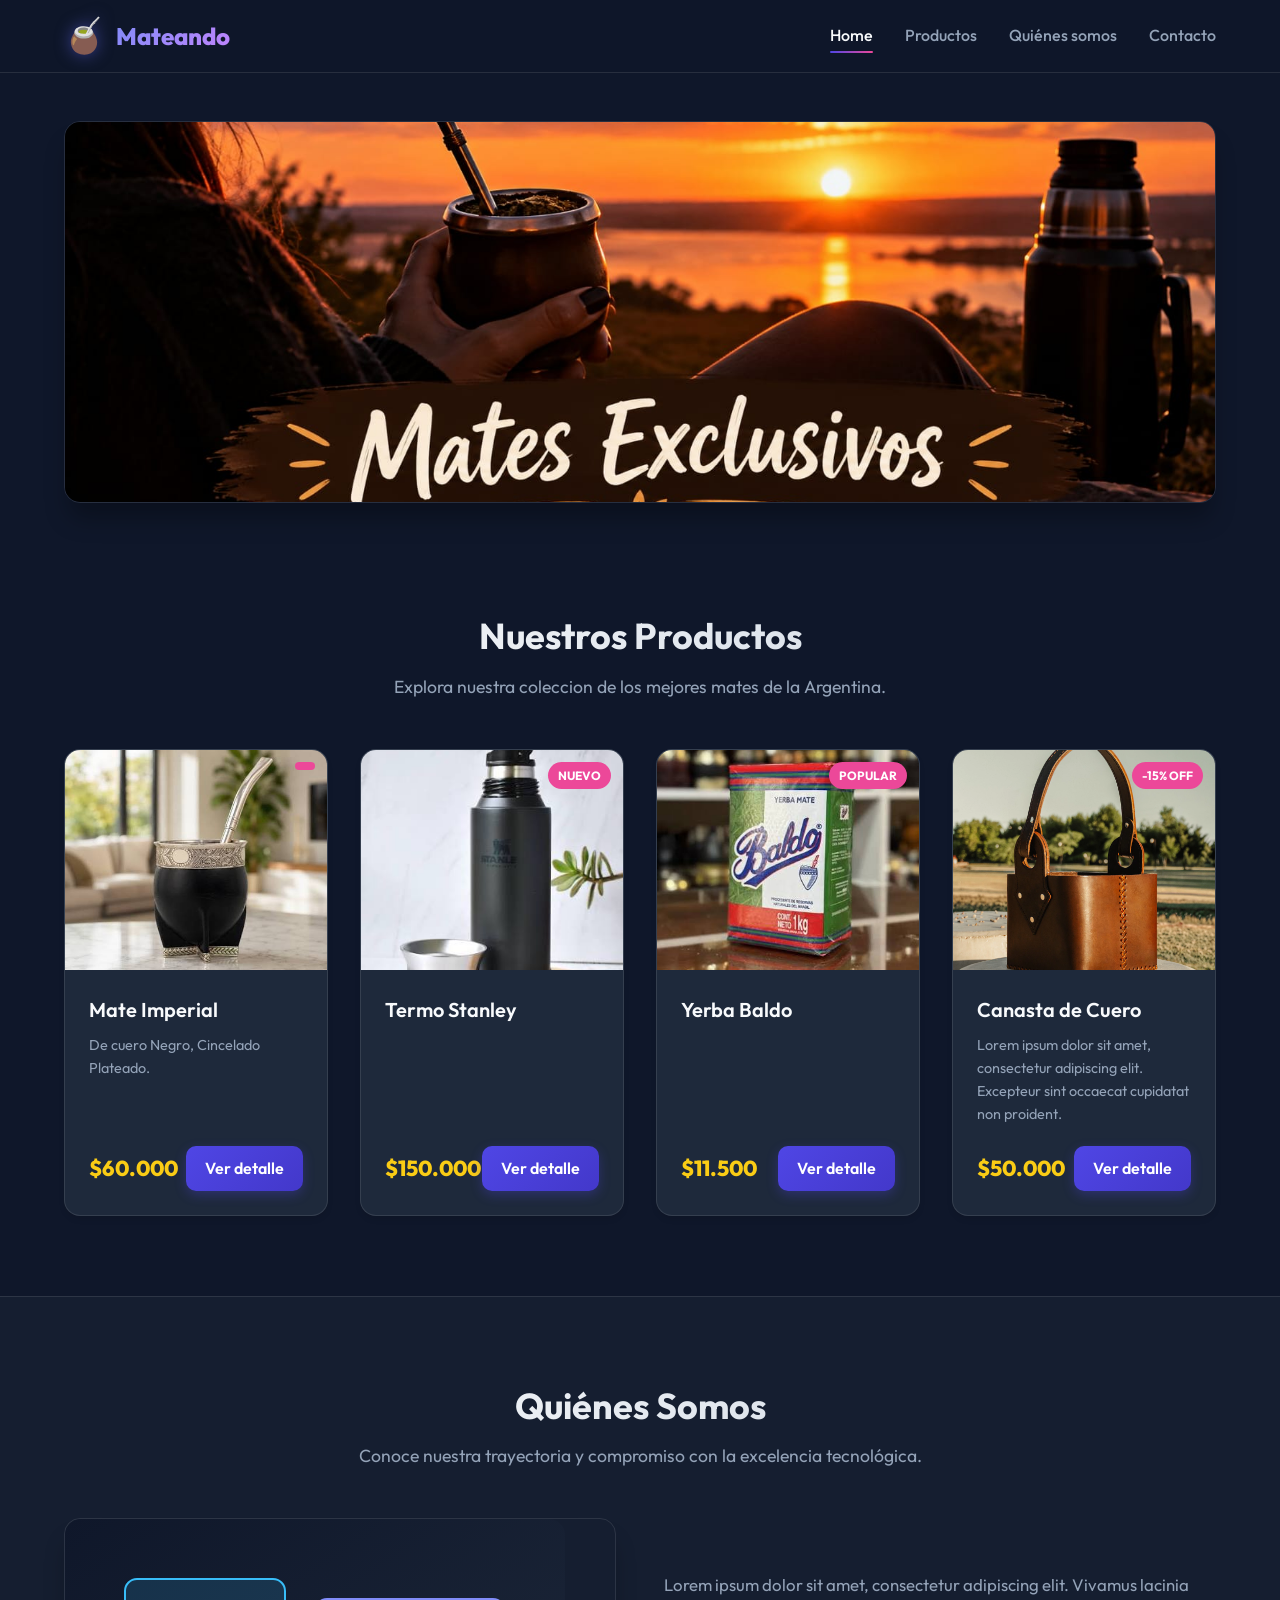
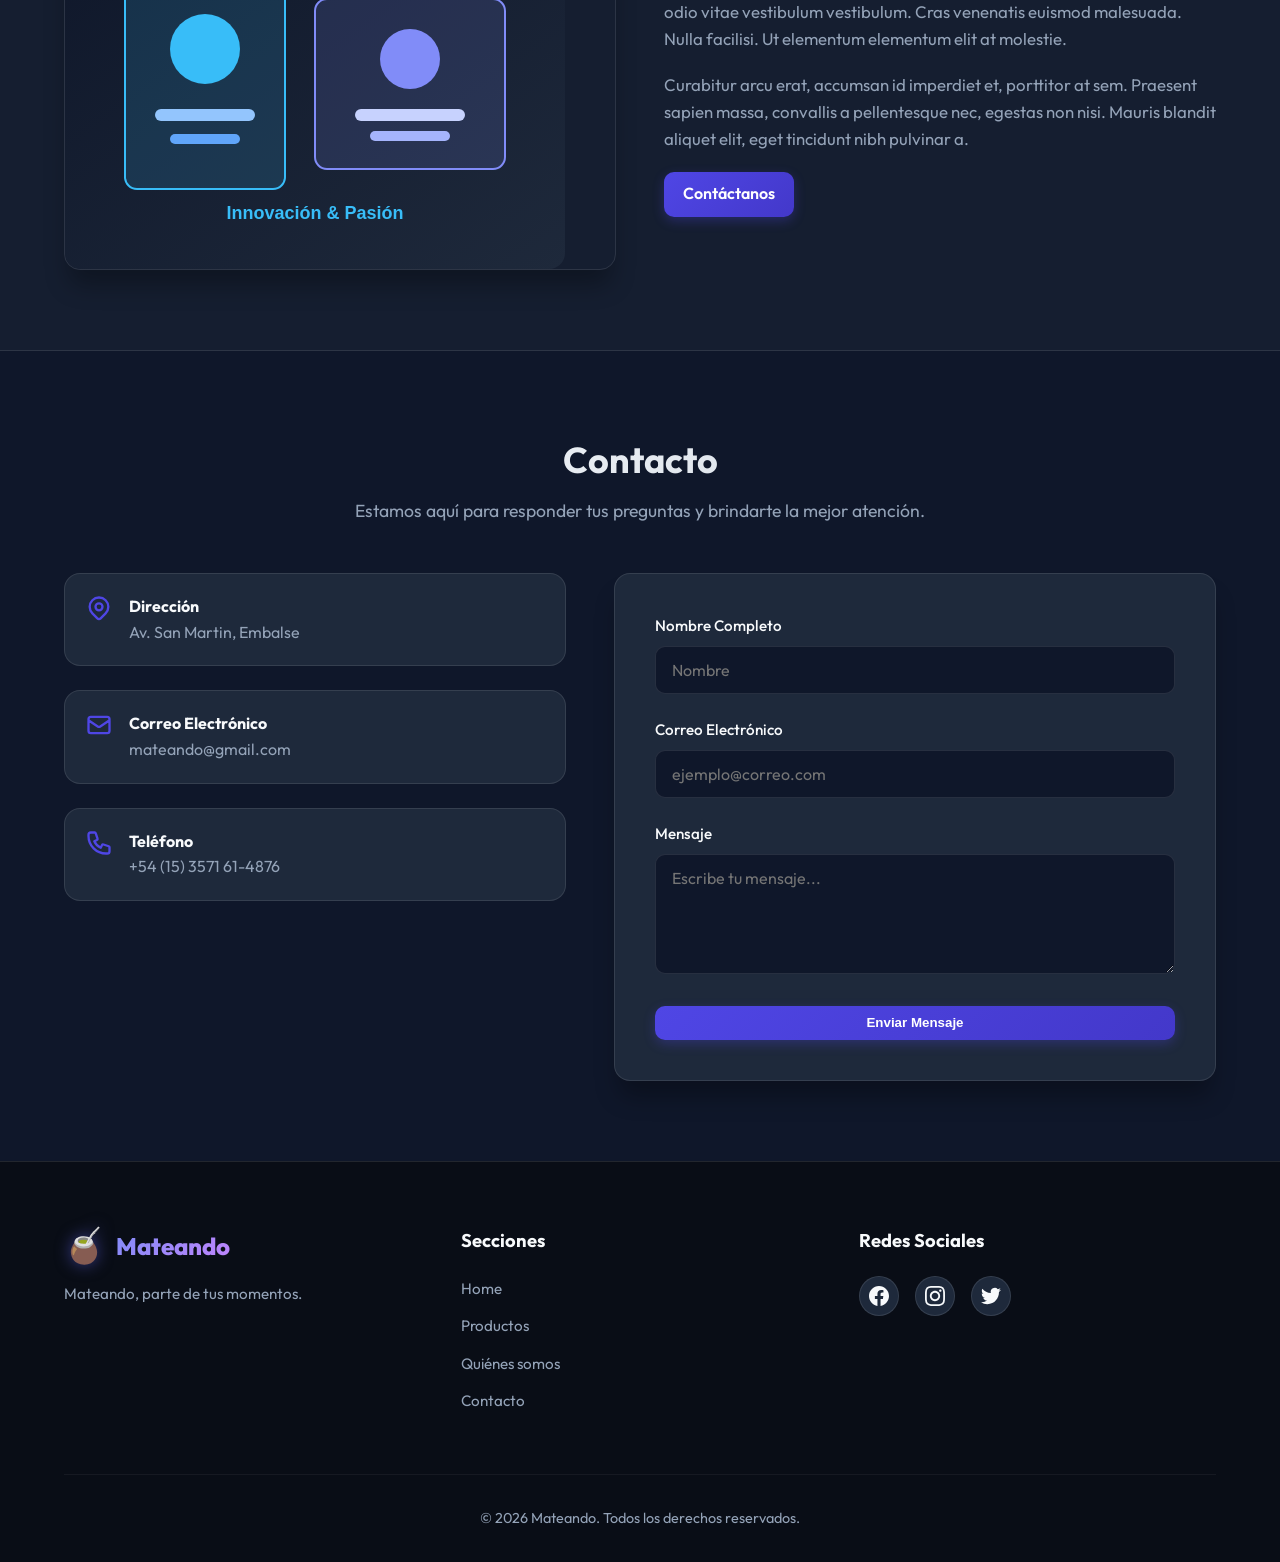
<file: index.html>
<!DOCTYPE html>
<html lang="es">
<head>
  <meta charset="UTF-8">
  <meta name="viewport" content="width=device-width, initial-scale=1.0">
  <meta name="description" content="Landing page moderna con catálogo de productos exclusivos, ofertas especiales y diseño adaptativo.">
  <title>Mateando | Landing Page & Catálogo</title>
  <link rel="stylesheet" href="styles2.css">
  <link rel="preconnect" href="https://fonts.googleapis.com">
  <link rel="preconnect" href="https://fonts.gstatic.com" crossorigin>
  <link href="https://fonts.googleapis.com/css2?family=Original+Surfer&display=swap" rel="stylesheet">
</head>
<body>

  <!-- BARRA DE NAVEGACIÓN -->
  <header class="header">
    <div class="container navbar">
      <a href="#home" class="logo-container">
        <img src="imagenes/logo.svg" alt="Mateando Logo" class="logo-icon">
        <span class="logo-text">Mateando</span>
      </a>
      <nav>
        <ul class="nav-links">
          <li><a href="#home" class="active">Home</a></li>
          <li><a href="#productos">Productos</a></li>
          <li><a href="#quienes-somos">Quiénes somos</a></li>
          <li><a href="#contacto">Contacto</a></li>
        </ul>
      </nav>
    </div>
  </header>

  <!-- BANNER DE OFERTA -->
  <section id="home" class="banner-section">
    <div class="container">
      <div class="banner-card">
        <img src="imagenes/banner.png" alt="Banner de Oferta Especial" class="banner-img">
      </div>
    </div>
  </section>

  <!-- SECCIÓN DE PRODUCTOS (FLEXBOX) -->
  <section id="productos" class="productos-section">
    <div class="container">
      <h2 class="section-title">Nuestros Productos</h2>
      <p class="section-subtitle">Explora nuestra coleccion de los mejores mates de la Argentina.</p>

      <div class="productos-flex-container">
        
        <!-- Tarjeta de Producto 1 -->
        <article class="producto-card">
          <a href="producto1.html" class="producto-img-wrapper" title="Ver detalle de Imperial Premium">
            <span class="badge-offer"></span>
            <img src="imagenes/Imperial.png" alt="Imperial Premium">
          </a>
          <div class="producto-info">
            <h3 class="producto-titulo">Mate Imperial</h3>
            <p class="producto-descripcion">De cuero Negro, Cincelado Plateado.</p>
            <div class="producto-footer">
              <span class="producto-precio">$60.000</span>
              <a href="producto1.html" class="btn-primary">Ver detalle</a>
            </div>
          </div>
        </article>

        <!-- Tarjeta de Producto 2 -->
        <article class="producto-card">
          <a href="producto2.html" class="producto-img-wrapper" title="Ver detalle de Termo Stanley">
            <span class="badge-offer">Nuevo</span>
            <img src="imagenes/Termo.jpg" alt="Termo Stanley">
          </a>
          <div class="producto-info">
            <h3 class="producto-titulo">Termo Stanley</h3>
            <p class="producto-descripcion"></p>
            <div class="producto-footer">
              <span class="producto-precio">$150.000</span>
              <a href="producto2.html" class="btn-primary">Ver detalle</a>
            </div>
          </div>
        </article>

        <!-- Tarjeta de Producto 3 -->
        <article class="producto-card">
          <a href="producto3.html" class="producto-img-wrapper" title="Ver detalle de Yerba Baldo">
            <span class="badge-offer">Popular</span>
            <img src="imagenes/Yerba.png" alt="Yerba Baldo">
          </a>
          <div class="producto-info">
            <h3 class="producto-titulo">Yerba Baldo</h3>
            
            <div class="producto-footer">
              <span class="producto-precio">$11.500</span>
              <a href="producto3.html" class="btn-primary">Ver detalle</a>
            </div>
          </div>
        </article>

        <!-- Tarjeta de Producto 4 -->
        <article class="producto-card">
          <a href="producto4.html" class="producto-img-wrapper" title="Ver detalle de Canasta de Cuero">
            <span class="badge-offer">-15% OFF</span>
            <img src="imagenes/matera.png" alt="Canasta de Cuero">
          </a>
          <div class="producto-info">
            <h3 class="producto-titulo">Canasta de Cuero</h3>
            <p class="producto-descripcion">Lorem ipsum dolor sit amet, consectetur adipiscing elit. Excepteur sint occaecat cupidatat non proident.</p>
            <div class="producto-footer">
              <span class="producto-precio">$50.000</span>
              <a href="producto4.html" class="btn-primary">Ver detalle</a>
            </div>
          </div>
        </article>

      </div>
    </div>
  </section>

  <!-- SECCIÓN QUIÉNES SOMOS -->
  <section id="quienes-somos" class="about-section">
    <div class="container">
      <h2 class="section-title">Quiénes Somos</h2>
      <p class="section-subtitle">Conoce nuestra trayectoria y compromiso con la excelencia tecnológica.</p>

      <div class="about-flex-container">
        <div class="about-img-box">
          <img src="imagenes/about.svg" alt="Imagen Quiénes Somos">
        </div>
        <div class="about-content">
          <p>Lorem ipsum dolor sit amet, consectetur adipiscing elit. Vivamus lacinia odio vitae vestibulum vestibulum. Cras venenatis euismod malesuada. Nulla facilisi. Ut elementum elementum elit at molestie.</p>
          <p>Curabitur arcu erat, accumsan id imperdiet et, porttitor at sem. Praesent sapien massa, convallis a pellentesque nec, egestas non nisi. Mauris blandit aliquet elit, eget tincidunt nibh pulvinar a.</p>
          <a href="#contacto" class="btn-primary">Contáctanos</a>
        </div>
      </div>
    </div>
  </section>

  <!-- SECCIÓN CONTACTO -->
  <section id="contacto" class="contacto-section">
    <div class="container">
      <h2 class="section-title">Contacto</h2>
      <p class="section-subtitle">Estamos aquí para responder tus preguntas y brindarte la mejor atención.</p>

      <div class="contacto-flex-container">
        
        <div class="contacto-info">
          <div class="contacto-info-item">
            <svg class="contacto-icon" xmlns="http://www.w3.org/2000/svg" fill="none" viewBox="0 0 24 24" stroke="currentColor">
              <path stroke-linecap="round" stroke-linejoin="round" stroke-width="2" d="M17.657 16.657L13.414 20.9a1.998 1.998 0 01-2.827 0l-4.244-4.243a8 8 0 1111.314 0z" />
              <path stroke-linecap="round" stroke-linejoin="round" stroke-width="2" d="M15 11a3 3 0 11-6 0 3 3 0 016 0z" />
            </svg>
            <div>
              <h4>Dirección</h4>
              <p style="color: var(--text-muted);">Av. San Martin, Embalse</p>
            </div>
          </div>

          <div class="contacto-info-item">
            <svg class="contacto-icon" xmlns="http://www.w3.org/2000/svg" fill="none" viewBox="0 0 24 24" stroke="currentColor">
              <path stroke-linecap="round" stroke-linejoin="round" stroke-width="2" d="M3 8l7.89 5.26a2 2 0 002.22 0L21 8M5 19h14a2 2 0 002-2V7a2 2 0 00-2-2H5a2 2 0 00-2 2v10a2 2 0 002 2z" />
            </svg>
            <div>
              <h4>Correo Electrónico</h4>
              <p style="color: var(--text-muted);">mateando@gmail.com</p>
            </div>
          </div>

          <div class="contacto-info-item">
            <svg class="contacto-icon" xmlns="http://www.w3.org/2000/svg" fill="none" viewBox="0 0 24 24" stroke="currentColor">
              <path stroke-linecap="round" stroke-linejoin="round" stroke-width="2" d="M3 5a2 2 0 012-2h3.28a1 1 0 01.948.684l1.498 4.493a1 1 0 01-.502 1.21l-2.257 1.13a11.042 11.042 0 005.516 5.516l1.13-2.257a1 1 0 011.21-.502l4.493 1.498a1 1 0 01.684.949V19a2 2 0 01-2 2h-1C9.716 21 3 14.284 3 6V5z" />
            </svg>
            <div>
              <h4>Teléfono</h4>
              <p style="color: var(--text-muted);">+54 (15) 3571 61-4876</p>
            </div>
          </div>
        </div>

        <div class="contacto-form-box">
          <form onsubmit="event.preventDefault(); alert('¡Mensaje enviado con éxito!');">
            <div class="form-group">
              <label for="nombre">Nombre Completo</label>
              <input type="text" id="nombre" class="form-control" placeholder="Nombre" required>
            </div>
            <div class="form-group">
              <label for="email">Correo Electrónico</label>
              <input type="email" id="email" class="form-control" placeholder="ejemplo@correo.com" required>
            </div>
            <div class="form-group">
              <label for="mensaje">Mensaje</label>
              <textarea id="mensaje" class="form-control" placeholder="Escribe tu mensaje..." required></textarea>
            </div>
            <button type="submit" class="btn-primary" style="width: 100%;">Enviar Mensaje</button>
          </form>
        </div>

      </div>
    </div>
  </section>

  <!-- FOOTER (PIE DE PÁGINA) -->
  <footer class="footer">
    <div class="container">
      <div class="footer-flex-container">
        
        <!-- Columna Marca -->
        <div class="footer-col">
          <div class="logo-container" style="margin-bottom: 1rem;">
            <img src="imagenes/logo.svg" alt="Mateando Logo" class="logo-icon">
            <span class="logo-text">Mateando</span>
          </div>
          <p style="color: var(--text-muted); font-size: 0.95rem;">Mateando, parte de tus momentos.</p>
        </div>

        <!-- Columna Enlaces de Secciones -->
        <div class="footer-col">
          <h4>Secciones</h4>
          <ul class="footer-links">
            <li><a href="#home">Home</a></li>
            <li><a href="#productos">Productos</a></li>
            <li><a href="#quienes-somos">Quiénes somos</a></li>
            <li><a href="#contacto">Contacto</a></li>
          </ul>
        </div>

        <!-- Columna Redes Sociales -->
        <div class="footer-col">
          <h4>Redes Sociales</h4>
          <div class="social-links">
            <a href="https://facebook.com" target="_blank" class="social-btn" aria-label="Facebook">
              <svg width="20" height="20" fill="currentColor" viewBox="0 0 24 24"><path d="M24 12.073c0-6.627-5.373-12-12-12s-12 5.373-12 12c0 5.99 4.388 10.954 10.125 11.854v-8.385H7.078v-3.47h3.047V9.43c0-3.007 1.792-4.669 4.533-4.669 1.312 0 2.686.235 2.686.235v2.953H15.83c-1.491 0-1.956.925-1.956 1.874v2.25h3.328l-.532 3.47h-2.796v8.385C19.612 23.027 24 18.062 24 12.073z"/></svg>
            </a>
            <a href="https://instagram.com" target="_blank" class="social-btn" aria-label="Instagram">
              <svg width="20" height="20" fill="currentColor" viewBox="0 0 24 24"><path d="M12 2.163c3.204 0 3.584.012 4.85.07 3.252.148 4.771 1.691 4.919 4.919.058 1.265.069 1.645.069 4.849 0 3.205-.012 3.584-.069 4.849-.149 3.225-1.664 4.771-4.919 4.919-1.266.058-1.644.07-4.85.07-3.204 0-3.584-.012-4.849-.07-3.26-.149-4.771-1.699-4.919-4.92-.058-1.265-.07-1.644-.07-4.849 0-3.204.013-3.583.07-4.849.149-3.227 1.664-4.771 4.919-4.919 1.266-.057 1.645-.069 4.849-.069zm0-2.163c-3.259 0-3.667.014-4.947.072-4.358.2-6.78 2.618-6.98 6.98-.059 1.281-.073 1.689-.073 4.948 0 3.259.014 3.668.072 4.948.2 4.358 2.618 6.78 6.98 6.98 1.281.058 1.689.072 4.948.072 3.259 0 3.668-.014 4.948-.072 4.354-.2 6.782-2.618 6.979-6.98.059-1.28.073-1.689.073-4.948 0-3.259-.014-3.667-.072-4.947-.196-4.354-2.617-6.78-6.979-6.98-1.281-.059-1.69-.073-4.949-.073zm0 5.838c-3.403 0-6.162 2.759-6.162 6.162s2.759 6.163 6.162 6.163 6.162-2.759 6.162-6.163c0-3.403-2.759-6.162-6.162-6.162zm0 10.162c-2.209 0-4-1.79-4-4 0-2.209 1.791-4 4-4s4 1.791 4 4c0 2.21-1.791 4-4 4zm6.406-11.845c-.796 0-1.441.645-1.441 1.44s.645 1.44 1.441 1.44c.795 0 1.439-.645 1.439-1.44s-.644-1.44-1.439-1.44z"/></svg>
            </a>
            <a href="https://twitter.com" target="_blank" class="social-btn" aria-label="Twitter">
              <svg width="20" height="20" fill="currentColor" viewBox="0 0 24 24"><path d="M23.953 4.57a10 10 0 01-2.825.775 4.958 4.958 0 002.163-2.723c-.951.555-2.005.959-3.127 1.184a4.92 4.92 0 00-8.384 4.482C7.69 8.095 4.067 6.13 1.64 3.162a4.822 4.822 0 00-.666 2.475c0 1.71.87 3.213 2.188 4.096a4.904 4.904 0 01-2.228-.616v.06a4.923 4.923 0 003.946 4.827 4.996 4.996 0 01-2.212.085 4.936 4.936 0 004.604 3.417 9.867 9.867 0 01-6.102 2.105c-.39 0-.779-.023-1.17-.067a13.995 13.995 0 007.557 2.209c9.053 0 13.998-7.496 13.998-13.985 0-.21 0-.42-.015-.63A9.936 9.936 0 0024 4.59z"/></svg>
            </a>
          </div>
        </div>

      </div>

      <div class="footer-bottom">
        <p>&copy; 2026 Mateando. Todos los derechos reservados.</p>
      </div>
    </div>
  </footer>

</body>

</html>
</file>
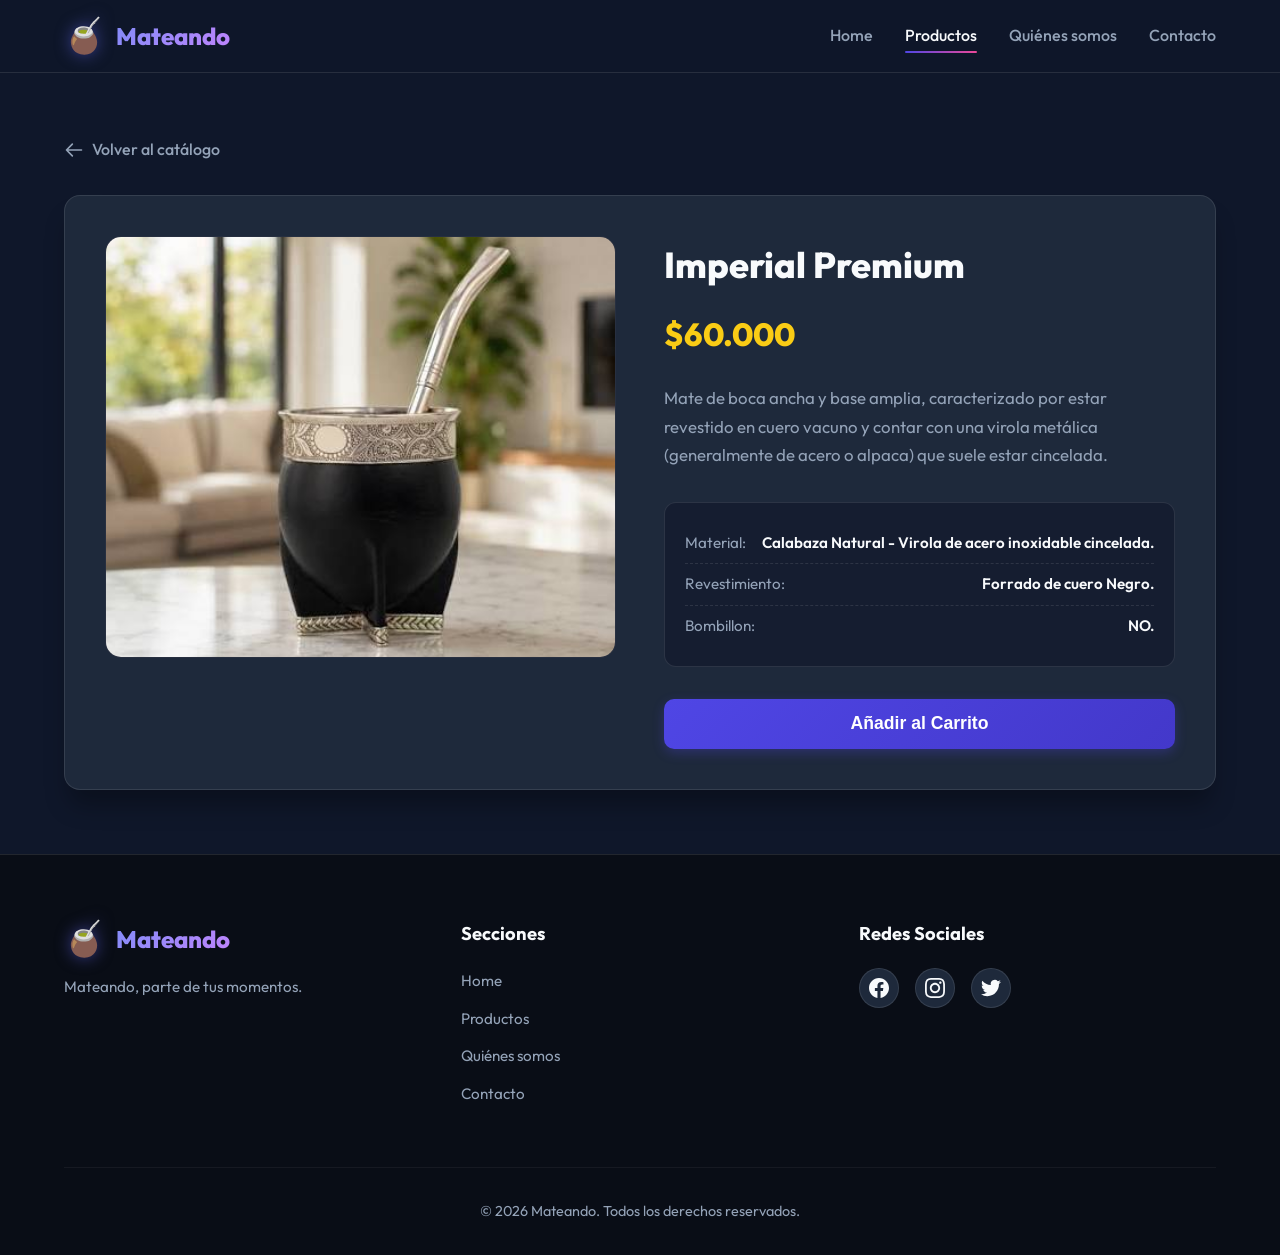
<file: producto1.html>
<!DOCTYPE html>
<html lang="es">
<head>
  <meta charset="UTF-8">
  <meta name="viewport" content="width=device-width, initial-scale=1.0">
  <meta name="description" content="Detalle de producto - Imperial Premium">
  <title>Imperial Premium | Mateando</title>
  <link rel="stylesheet" href="styles2.css">
</head>
<body>

  <!-- BARRA DE NAVEGACIÓN -->
  <header class="header">
    <div class="container navbar">
      <a href="index.html" class="logo-container">
        <img src="imagenes/logo.svg" alt="Mateando Logo" class="logo-icon">
        <span class="logo-text">Mateando</span>
      </a>
      <nav>
        <ul class="nav-links">
          <li><a href="index.html#home">Home</a></li>
          <li><a href="index.html#productos" class="active">Productos</a></li>
          <li><a href="index.html#quienes-somos">Quiénes somos</a></li>
          <li><a href="index.html#contacto">Contacto</a></li>
        </ul>
      </nav>
    </div>
  </header>

  <!-- SECCIÓN DE DETALLE DE PRODUCTO -->
  <main class="detalle-section">
    <div class="container">
      
      <a href="index.html#productos" class="back-btn">
        <svg width="20" height="20" fill="none" stroke="currentColor" viewBox="0 0 24 24">
          <path stroke-linecap="round" stroke-linejoin="round" stroke-width="2" d="M10 19l-7-7m0 0l7-7m-7 7h18" />
        </svg>
        Volver al catálogo
      </a>

      <div class="detalle-flex-container">
        
        <!-- Imagen ampliada del producto -->
        <div class="detalle-img-box">
          <img src="imagenes/Imperial.png" alt="Imperial Premium">
        </div>

        <!-- Información y descripción extendida -->
        <div class="detalle-info-box">
          <h1 class="detalle-titulo">Imperial Premium</h1>
          <div class="detalle-precio">$60.000 </div>
          
          <div class="detalle-descripcion">
            <p style="margin-bottom: 1rem;">
              Mate de boca ancha y base amplia, caracterizado por estar revestido en cuero vacuno y contar con una virola metálica (generalmente de acero o alpaca) que suele estar cincelada.
            </p>
          </div>

          <ul class="specs-list">
            <li><span class="specs-label">Material:</span> <span class="specs-val">Calabaza Natural - Virola de acero inoxidable cincelada. </span></li>
            <li><span class="specs-label">Revestimiento:</span> <span class="specs-val">Forrado de cuero Negro.</span></li>
            <li><span class="specs-label">Bombillon:</span> <span class="specs-val">NO.</span></li>
          </ul>

          <button class="btn-primary" style="font-size: 1.1rem; padding: 0.9rem 2rem; width: 100%;" onclick="alert('¡Producto agregado al carrito de compras!');">
            Añadir al Carrito
          </button>
        </div>

      </div>

    </div>
  </main>

  <!-- FOOTER -->
  <footer class="footer">
    <div class="container">
      <div class="footer-flex-container">
        
        <div class="footer-col">
          <div class="logo-container" style="margin-bottom: 1rem;">
            <img src="imagenes/logo.svg" alt="Mateando Logo" class="logo-icon">
            <span class="logo-text">Mateando</span>
          </div>
          <p style="color: var(--text-muted); font-size: 0.95rem;">Mateando, parte de tus momentos.</p>
        </div>

        <div class="footer-col">
          <h4>Secciones</h4>
          <ul class="footer-links">
            <li><a href="index.html#home">Home</a></li>
            <li><a href="index.html#productos">Productos</a></li>
            <li><a href="index.html#quienes-somos">Quiénes somos</a></li>
            <li><a href="index.html#contacto">Contacto</a></li>
          </ul>
        </div>

        <div class="footer-col">
          <h4>Redes Sociales</h4>
          <div class="social-links">
            <a href="https://facebook.com" target="_blank" class="social-btn" aria-label="Facebook">
              <svg width="20" height="20" fill="currentColor" viewBox="0 0 24 24"><path d="M24 12.073c0-6.627-5.373-12-12-12s-12 5.373-12 12c0 5.99 4.388 10.954 10.125 11.854v-8.385H7.078v-3.47h3.047V9.43c0-3.007 1.792-4.669 4.533-4.669 1.312 0 2.686.235 2.686.235v2.953H15.83c-1.491 0-1.956.925-1.956 1.874v2.25h3.328l-.532 3.47h-2.796v8.385C19.612 23.027 24 18.062 24 12.073z"/></svg>
            </a>
            <a href="https://instagram.com" target="_blank" class="social-btn" aria-label="Instagram">
              <svg width="20" height="20" fill="currentColor" viewBox="0 0 24 24"><path d="M12 2.163c3.204 0 3.584.012 4.85.07 3.252.148 4.771 1.691 4.919 4.919.058 1.265.069 1.645.069 4.849 0 3.205-.012 3.584-.069 4.849-.149 3.225-1.664 4.771-4.919 4.919-1.266.058-1.644.07-4.85.07-3.204 0-3.584-.012-4.849-.07-3.26-.149-4.771-1.699-4.919-4.92-.058-1.265-.07-1.644-.07-4.849 0-3.204.013-3.583.07-4.849.149-3.227 1.664-4.771 4.919-4.919 1.266-.057 1.645-.069 4.849-.069zm0-2.163c-3.259 0-3.667.014-4.947.072-4.358.2-6.78 2.618-6.98 6.98-.059 1.281-.073 1.689-.073 4.948 0 3.259.014 3.668.072 4.948.2 4.358 2.618 6.78 6.98 6.98 1.281.058 1.689.072 4.948.072 3.259 0 3.668-.014 4.948-.072 4.354-.2 6.782-2.618 6.979-6.98.059-1.28.073-1.689.073-4.948 0-3.259-.014-3.667-.072-4.947-.196-4.354-2.617-6.78-6.979-6.98-1.281-.059-1.69-.073-4.949-.073zm0 5.838c-3.403 0-6.162 2.759-6.162 6.162s2.759 6.163 6.162 6.163 6.162-2.759 6.162-6.163c0-3.403-2.759-6.162-6.162-6.162zm0 10.162c-2.209 0-4-1.79-4-4 0-2.209 1.791-4 4-4s4 1.791 4 4c0 2.21-1.791 4-4 4zm6.406-11.845c-.796 0-1.441.645-1.441 1.44s.645 1.44 1.441 1.44c.795 0 1.439-.645 1.439-1.44s-.644-1.44-1.439-1.44z"/></svg>
            </a>
            <a href="https://twitter.com" target="_blank" class="social-btn" aria-label="Twitter">
              <svg width="20" height="20" fill="currentColor" viewBox="0 0 24 24"><path d="M23.953 4.57a10 10 0 01-2.825.775 4.958 4.958 0 002.163-2.723c-.951.555-2.005.959-3.127 1.184a4.92 4.92 0 00-8.384 4.482C7.69 8.095 4.067 6.13 1.64 3.162a4.822 4.822 0 00-.666 2.475c0 1.71.87 3.213 2.188 4.096a4.904 4.904 0 01-2.228-.616v.06a4.923 4.923 0 003.946 4.827 4.996 4.996 0 01-2.212.085 4.936 4.936 0 004.604 3.417 9.867 9.867 0 01-6.102 2.105c-.39 0-.779-.023-1.17-.067a13.995 13.995 0 007.557 2.209c9.053 0 13.998-7.496 13.998-13.985 0-.21 0-.42-.015-.63A9.936 9.936 0 0024 4.59z"/></svg>
            </a>
          </div>
        </div>

      </div>

      <div class="footer-bottom">
        <p>&copy; 2026 Mateando. Todos los derechos reservados.</p>
      </div>
    </div>
  </footer>

</body>
</html>
</file>
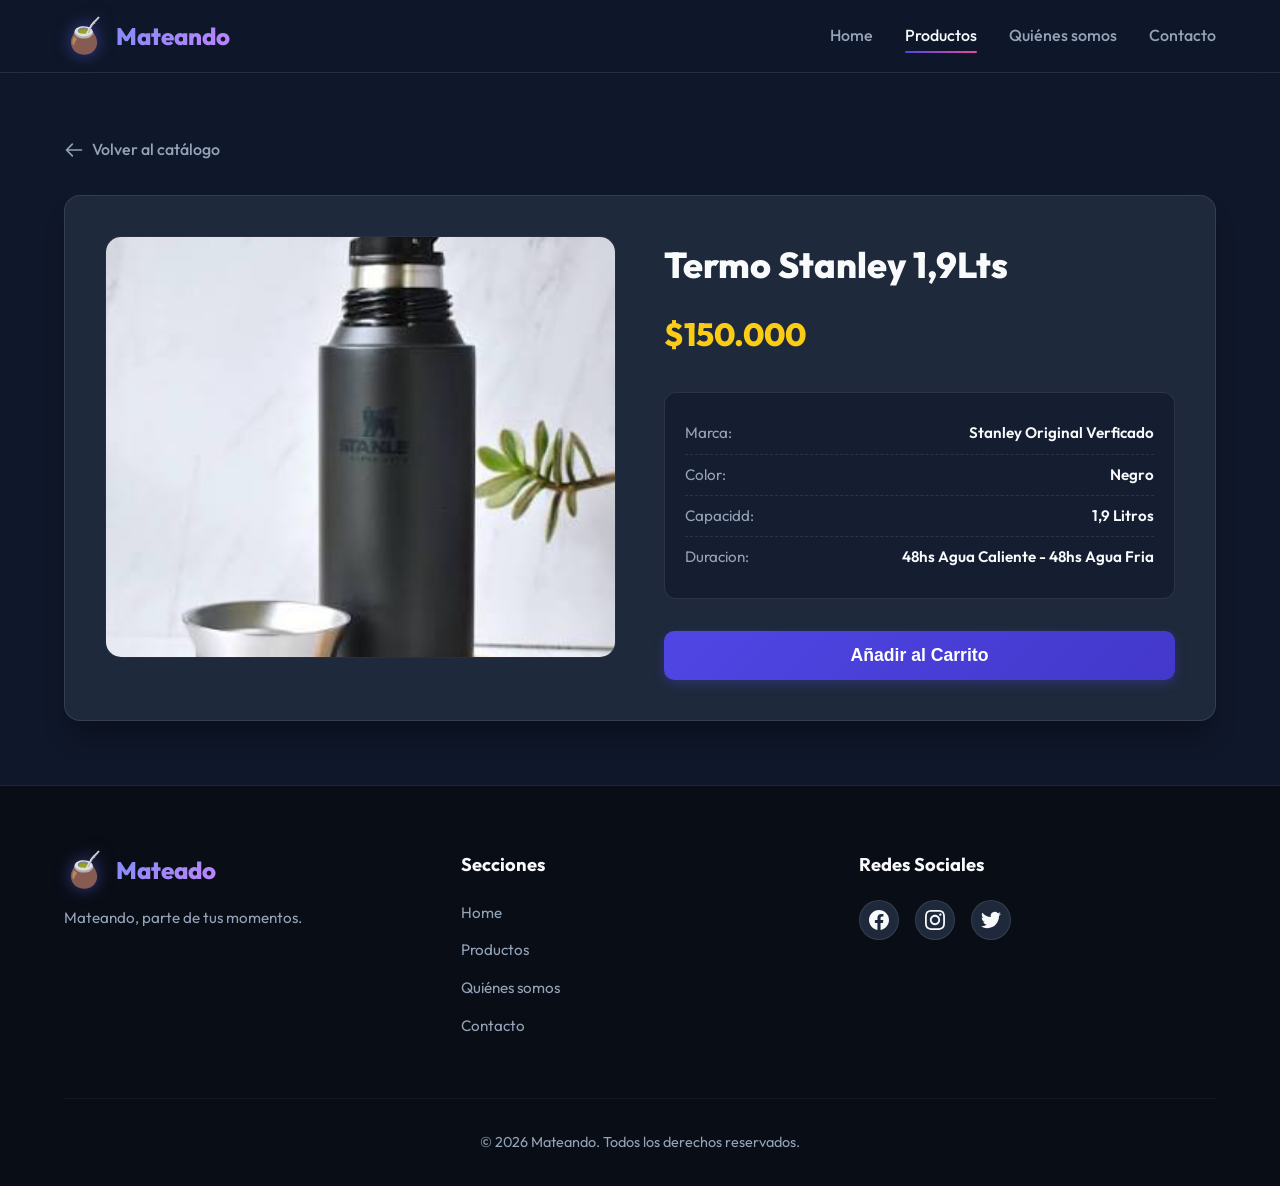
<file: producto2.html>
<!DOCTYPE html>
<html lang="es">
<head>
  <meta charset="UTF-8">
  <meta name="viewport" content="width=device-width, initial-scale=1.0">
  <meta name="description" content="Detalle de producto - Termo Stanley">
  <title>Termo Stanley | Mateando</title>
  <link rel="stylesheet" href="styles2.css">
</head>
<body>

  <!-- BARRA DE NAVEGACIÓN -->
  <header class="header">
    <div class="container navbar">
      <a href="index.html" class="logo-container">
        <img src="imagenes/logo.svg" alt="NexusTech Logo" class="logo-icon">
        <span class="logo-text">Mateando</span>
      </a>
      <nav>
        <ul class="nav-links">
          <li><a href="index.html#home">Home</a></li>
          <li><a href="index.html#productos" class="active">Productos</a></li>
          <li><a href="index.html#quienes-somos">Quiénes somos</a></li>
          <li><a href="index.html#contacto">Contacto</a></li>
        </ul>
      </nav>
    </div>
  </header>

  <!-- SECCIÓN DE DETALLE DE PRODUCTO -->
  <main class="detalle-section">
    <div class="container">
      
      <a href="index.html#productos" class="back-btn">
        <svg width="20" height="20" fill="none" stroke="currentColor" viewBox="0 0 24 24">
          <path stroke-linecap="round" stroke-linejoin="round" stroke-width="2" d="M10 19l-7-7m0 0l7-7m-7 7h18" />
        </svg>
        Volver al catálogo
      </a>

      <div class="detalle-flex-container">
        
        <div class="detalle-img-box">
          <img src="imagenes/Termo.jpg" alt="Termo Stanley">
        </div>

        <div class="detalle-info-box">
          <h1 class="detalle-titulo">Termo Stanley 1,9Lts</h1>
          <div class="detalle-precio">$150.000</div>
          
          <div class="detalle-descripcion">
            <p style="margin-bottom: 1rem;"></p>
            
          </div>

          <ul class="specs-list">
            <li><span class="specs-label">Marca:</span> <span class="specs-val">Stanley Original Verficado</span></li>
            <li><span class="specs-label">Color:</span> <span class="specs-val">Negro</span></li>
            <li><span class="specs-label">Capacidd:</span> <span class="specs-val">1,9 Litros</span></li>
            <li><span class="specs-label">Duracion:</span> <span class="specs-val">48hs Agua Caliente - 48hs Agua Fria</span></li>
          </ul>

          <button class="btn-primary" style="font-size: 1.1rem; padding: 0.9rem 2rem; width: 100%;" onclick="alert('¡Producto agregado al carrito de compras!');">
            Añadir al Carrito
          </button>
        </div>

      </div>

    </div>
  </main>

  <!-- FOOTER -->
  <footer class="footer">
    <div class="container">
      <div class="footer-flex-container">
        
        <div class="footer-col">
          <div class="logo-container" style="margin-bottom: 1rem;">
            <img src="imagenes/logo.svg" alt="NexusTech Logo" class="logo-icon">
            <span class="logo-text">Mateado</span>
          </div>
          <p style="color: var(--text-muted); font-size: 0.95rem;">Mateando, parte de tus momentos.</p>
        </div>

        <div class="footer-col">
          <h4>Secciones</h4>
          <ul class="footer-links">
            <li><a href="index.html#home">Home</a></li>
            <li><a href="index.html#productos">Productos</a></li>
            <li><a href="index.html#quienes-somos">Quiénes somos</a></li>
            <li><a href="index.html#contacto">Contacto</a></li>
          </ul>
        </div>

        <div class="footer-col">
          <h4>Redes Sociales</h4>
          <div class="social-links">
            <a href="https://facebook.com" target="_blank" class="social-btn" aria-label="Facebook">
              <svg width="20" height="20" fill="currentColor" viewBox="0 0 24 24"><path d="M24 12.073c0-6.627-5.373-12-12-12s-12 5.373-12 12c0 5.99 4.388 10.954 10.125 11.854v-8.385H7.078v-3.47h3.047V9.43c0-3.007 1.792-4.669 4.533-4.669 1.312 0 2.686.235 2.686.235v2.953H15.83c-1.491 0-1.956.925-1.956 1.874v2.25h3.328l-.532 3.47h-2.796v8.385C19.612 23.027 24 18.062 24 12.073z"/></svg>
            </a>
            <a href="https://instagram.com" target="_blank" class="social-btn" aria-label="Instagram">
              <svg width="20" height="20" fill="currentColor" viewBox="0 0 24 24"><path d="M12 2.163c3.204 0 3.584.012 4.85.07 3.252.148 4.771 1.691 4.919 4.919.058 1.265.069 1.645.069 4.849 0 3.205-.012 3.584-.069 4.849-.149 3.225-1.664 4.771-4.919 4.919-1.266.058-1.644.07-4.85.07-3.204 0-3.584-.012-4.849-.07-3.26-.149-4.771-1.699-4.919-4.92-.058-1.265-.07-1.644-.07-4.849 0-3.204.013-3.583.07-4.849.149-3.227 1.664-4.771 4.919-4.919 1.266-.057 1.645-.069 4.849-.069zm0-2.163c-3.259 0-3.667.014-4.947.072-4.358.2-6.78 2.618-6.98 6.98-.059 1.281-.073 1.689-.073 4.948 0 3.259.014 3.668.072 4.948.2 4.358 2.618 6.78 6.98 6.98 1.281.058 1.689.072 4.948.072 3.259 0 3.668-.014 4.948-.072 4.354-.2 6.782-2.618 6.979-6.98.059-1.28.073-1.689.073-4.948 0-3.259-.014-3.667-.072-4.947-.196-4.354-2.617-6.78-6.979-6.98-1.281-.059-1.69-.073-4.949-.073zm0 5.838c-3.403 0-6.162 2.759-6.162 6.162s2.759 6.163 6.162 6.163 6.162-2.759 6.162-6.163c0-3.403-2.759-6.162-6.162-6.162zm0 10.162c-2.209 0-4-1.79-4-4 0-2.209 1.791-4 4-4s4 1.791 4 4c0 2.21-1.791 4-4 4zm6.406-11.845c-.796 0-1.441.645-1.441 1.44s.645 1.44 1.441 1.44c.795 0 1.439-.645 1.439-1.44s-.644-1.44-1.439-1.44z"/></svg>
            </a>
            <a href="https://twitter.com" target="_blank" class="social-btn" aria-label="Twitter">
              <svg width="20" height="20" fill="currentColor" viewBox="0 0 24 24"><path d="M23.953 4.57a10 10 0 01-2.825.775 4.958 4.958 0 002.163-2.723c-.951.555-2.005.959-3.127 1.184a4.92 4.92 0 00-8.384 4.482C7.69 8.095 4.067 6.13 1.64 3.162a4.822 4.822 0 00-.666 2.475c0 1.71.87 3.213 2.188 4.096a4.904 4.904 0 01-2.228-.616v.06a4.923 4.923 0 003.946 4.827 4.996 4.996 0 01-2.212.085 4.936 4.936 0 004.604 3.417 9.867 9.867 0 01-6.102 2.105c-.39 0-.779-.023-1.17-.067a13.995 13.995 0 007.557 2.209c9.053 0 13.998-7.496 13.998-13.985 0-.21 0-.42-.015-.63A9.936 9.936 0 0024 4.59z"/></svg>
            </a>
          </div>
        </div>

      </div>

      <div class="footer-bottom">
        <p>&copy; 2026 Mateando. Todos los derechos reservados.</p>
      </div>
    </div>
  </footer>

</body>
</html>
</file>
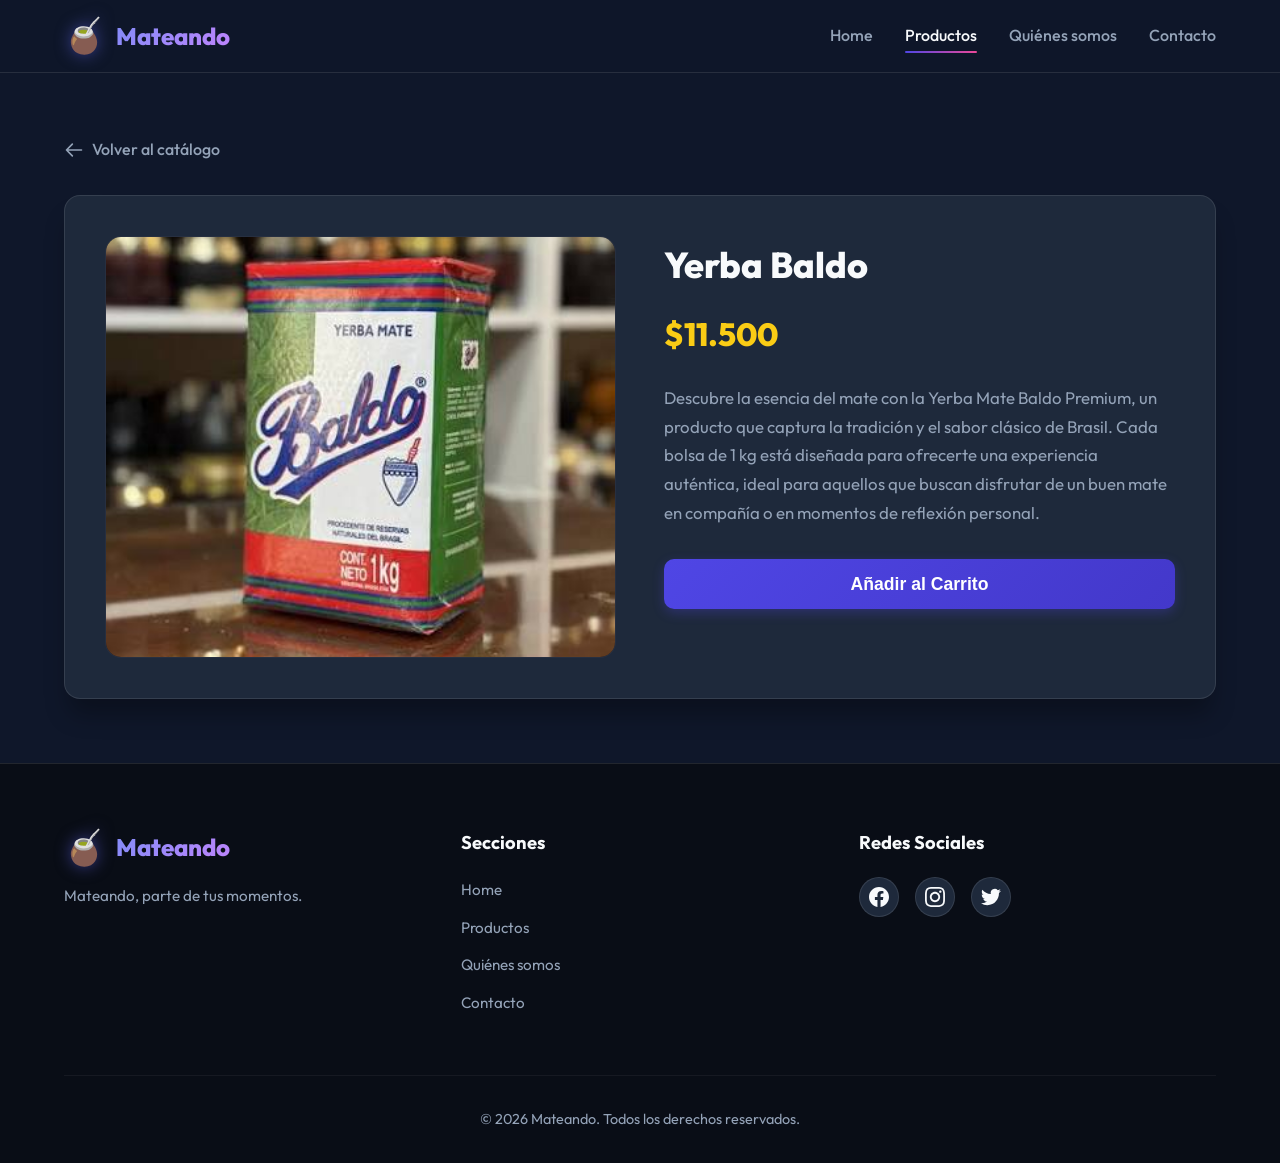
<file: producto3.html>
<!DOCTYPE html>
<html lang="es">
<head>
  <meta charset="UTF-8">
  <meta name="viewport" content="width=device-width, initial-scale=1.0">
  <meta name="description" content="Detalle de producto - Yerba Baldo">
  <title>Yerba Baldo | Mateando</title>
  <link rel="stylesheet" href="styles2.css">
</head>
<body>

  <!-- BARRA DE NAVEGACIÓN -->
  <header class="header">
    <div class="container navbar">
      <a href="index.html" class="logo-container">
        <img src="imagenes/logo.svg" alt="Mateando Logo" class="logo-icon">
        <span class="logo-text">Mateando</span>
      </a>
      <nav>
        <ul class="nav-links">
          <li><a href="index.html#home">Home</a></li>
          <li><a href="index.html#productos" class="active">Productos</a></li>
          <li><a href="index.html#quienes-somos">Quiénes somos</a></li>
          <li><a href="index.html#contacto">Contacto</a></li>
        </ul>
      </nav>
    </div>
  </header>

  <!-- SECCIÓN DE DETALLE DE PRODUCTO -->
  <main class="detalle-section">
    <div class="container">
      
      <a href="index.html#productos" class="back-btn">
        <svg width="20" height="20" fill="none" stroke="currentColor" viewBox="0 0 24 24">
          <path stroke-linecap="round" stroke-linejoin="round" stroke-width="2" d="M10 19l-7-7m0 0l7-7m-7 7h18" />
        </svg>
        Volver al catálogo
      </a>

      <div class="detalle-flex-container">
        
        <div class="detalle-img-box">
          <img src="imagenes/Yerba.png" alt="Yerba Baldo">
        </div>

        <div class="detalle-info-box">
          <h1 class="detalle-titulo">Yerba Baldo</h1>
          <div class="detalle-precio">$11.500</div>
          
          <div class="detalle-descripcion">
            <p style="margin-bottom: 1rem;">
             Descubre la esencia del mate con la Yerba Mate Baldo Premium, un producto que captura la tradición y el sabor clásico de Brasil. Cada bolsa de 1 kg está diseñada para ofrecerte una experiencia auténtica, ideal para aquellos que buscan disfrutar de un buen mate en compañía o en momentos de reflexión personal.
            </p>
          </div>

          <button class="btn-primary" style="font-size: 1.1rem; padding: 0.9rem 2rem; width: 100%;" onclick="alert('¡Producto agregado al carrito de compras!');">
            Añadir al Carrito
          </button>
        </div>

      </div>

    </div>
  </main>

  <!-- FOOTER -->
  <footer class="footer">
    <div class="container">
      <div class="footer-flex-container">
        
        <div class="footer-col">
          <div class="logo-container" style="margin-bottom: 1rem;">
            <img src="imagenes/logo.svg" alt="Mateando Logo" class="logo-icon">
            <span class="logo-text">Mateando</span>
          </div>
          <p style="color: var(--text-muted); font-size: 0.95rem;">Mateando, parte de tus momentos.</p>
        </div>

        <div class="footer-col">
          <h4>Secciones</h4>
          <ul class="footer-links">
            <li><a href="index.html#home">Home</a></li>
            <li><a href="index.html#productos">Productos</a></li>
            <li><a href="index.html#quienes-somos">Quiénes somos</a></li>
            <li><a href="index.html#contacto">Contacto</a></li>
          </ul>
        </div>

        <div class="footer-col">
          <h4>Redes Sociales</h4>
          <div class="social-links">
            <a href="https://facebook.com" target="_blank" class="social-btn" aria-label="Facebook">
              <svg width="20" height="20" fill="currentColor" viewBox="0 0 24 24"><path d="M24 12.073c0-6.627-5.373-12-12-12s-12 5.373-12 12c0 5.99 4.388 10.954 10.125 11.854v-8.385H7.078v-3.47h3.047V9.43c0-3.007 1.792-4.669 4.533-4.669 1.312 0 2.686.235 2.686.235v2.953H15.83c-1.491 0-1.956.925-1.956 1.874v2.25h3.328l-.532 3.47h-2.796v8.385C19.612 23.027 24 18.062 24 12.073z"/></svg>
            </a>
            <a href="https://instagram.com" target="_blank" class="social-btn" aria-label="Instagram">
              <svg width="20" height="20" fill="currentColor" viewBox="0 0 24 24"><path d="M12 2.163c3.204 0 3.584.012 4.85.07 3.252.148 4.771 1.691 4.919 4.919.058 1.265.069 1.645.069 4.849 0 3.205-.012 3.584-.069 4.849-.149 3.225-1.664 4.771-4.919 4.919-1.266.058-1.644.07-4.85.07-3.204 0-3.584-.012-4.849-.07-3.26-.149-4.771-1.699-4.919-4.92-.058-1.265-.07-1.644-.07-4.849 0-3.204.013-3.583.07-4.849.149-3.227 1.664-4.771 4.919-4.919 1.266-.057 1.645-.069 4.849-.069zm0-2.163c-3.259 0-3.667.014-4.947.072-4.358.2-6.78 2.618-6.98 6.98-.059 1.281-.073 1.689-.073 4.948 0 3.259.014 3.668.072 4.948.2 4.358 2.618 6.78 6.98 6.98 1.281.058 1.689.072 4.948.072 3.259 0 3.668-.014 4.948-.072 4.354-.2 6.782-2.618 6.979-6.98.059-1.28.073-1.689.073-4.948 0-3.259-.014-3.667-.072-4.947-.196-4.354-2.617-6.78-6.979-6.98-1.281-.059-1.69-.073-4.949-.073zm0 5.838c-3.403 0-6.162 2.759-6.162 6.162s2.759 6.163 6.162 6.163 6.162-2.759 6.162-6.163c0-3.403-2.759-6.162-6.162-6.162zm0 10.162c-2.209 0-4-1.79-4-4 0-2.209 1.791-4 4-4s4 1.791 4 4c0 2.21-1.791 4-4 4zm6.406-11.845c-.796 0-1.441.645-1.441 1.44s.645 1.44 1.441 1.44c.795 0 1.439-.645 1.439-1.44s-.644-1.44-1.439-1.44z"/></svg>
            </a>
            <a href="https://twitter.com" target="_blank" class="social-btn" aria-label="Twitter">
              <svg width="20" height="20" fill="currentColor" viewBox="0 0 24 24"><path d="M23.953 4.57a10 10 0 01-2.825.775 4.958 4.958 0 002.163-2.723c-.951.555-2.005.959-3.127 1.184a4.92 4.92 0 00-8.384 4.482C7.69 8.095 4.067 6.13 1.64 3.162a4.822 4.822 0 00-.666 2.475c0 1.71.87 3.213 2.188 4.096a4.904 4.904 0 01-2.228-.616v.06a4.923 4.923 0 003.946 4.827 4.996 4.996 0 01-2.212.085 4.936 4.936 0 004.604 3.417 9.867 9.867 0 01-6.102 2.105c-.39 0-.779-.023-1.17-.067a13.995 13.995 0 007.557 2.209c9.053 0 13.998-7.496 13.998-13.985 0-.21 0-.42-.015-.63A9.936 9.936 0 0024 4.59z"/></svg>
            </a>
          </div>
        </div>

      </div>

      <div class="footer-bottom">
        <p>&copy; 2026 Mateando. Todos los derechos reservados.</p>
      </div>
    </div>
  </footer>

</body>
</html>
</file>
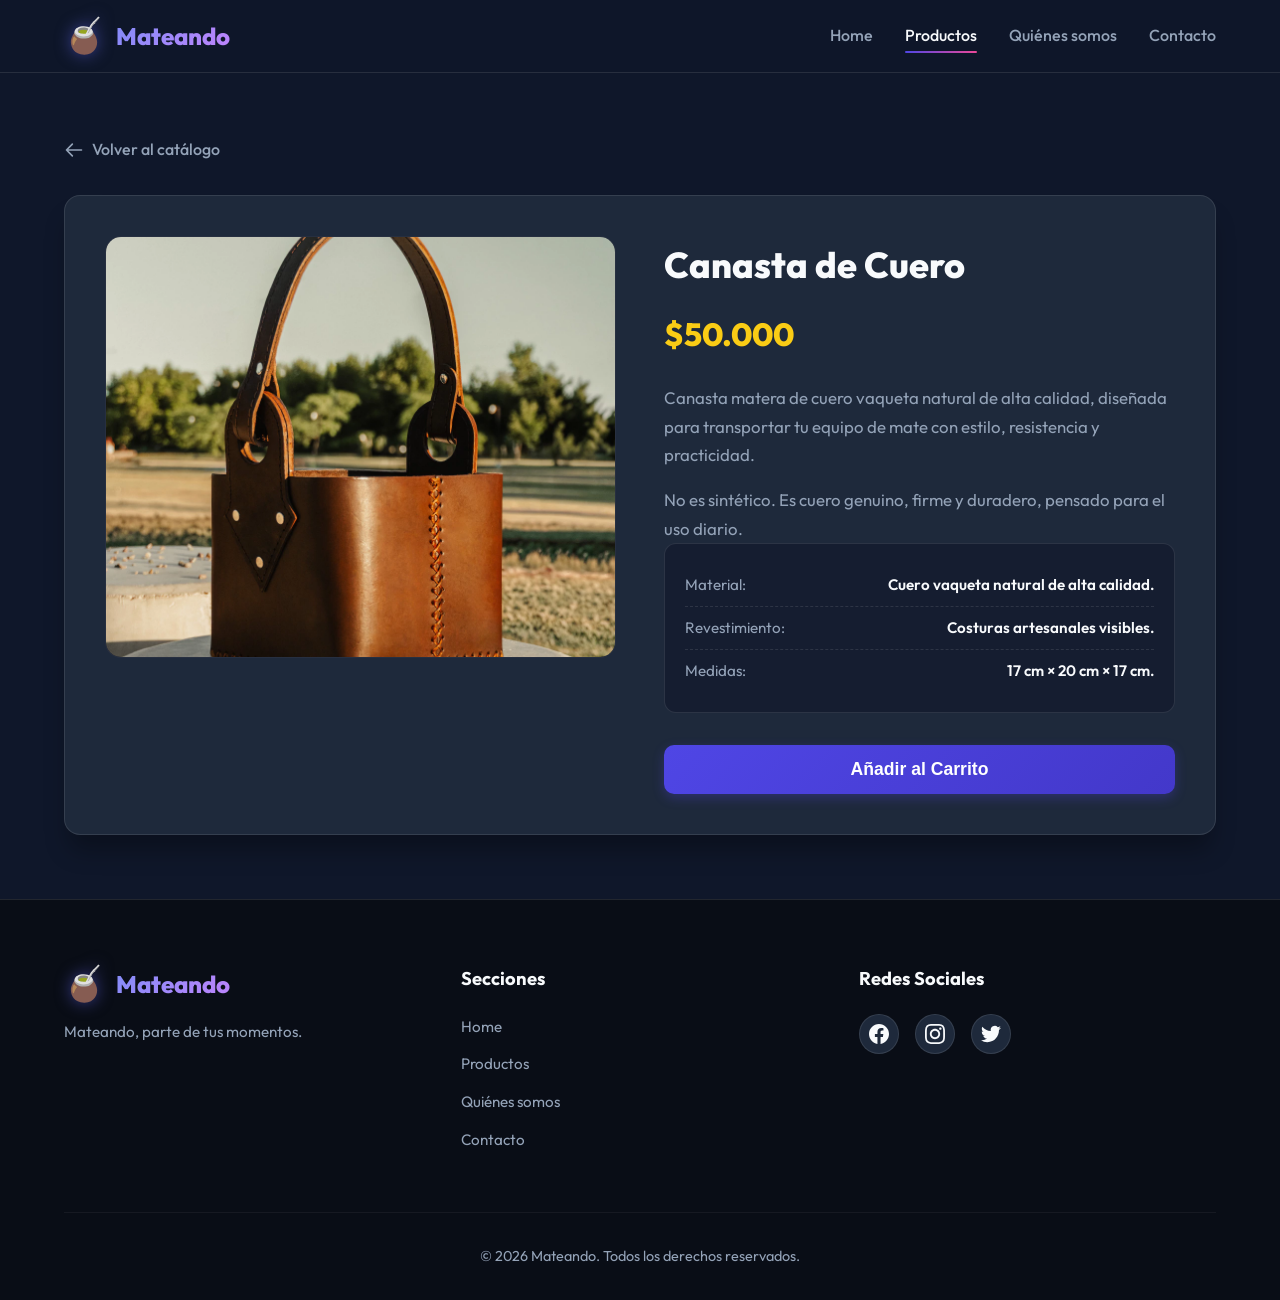
<file: producto4.html>
<!DOCTYPE html>
<html lang="es">
<head>
  <meta charset="UTF-8">
  <meta name="viewport" content="width=device-width, initial-scale=1.0">
  <meta name="description" content="Detalle de producto - Teclado Mecánico RGB">
  <title>Canasta de Cuero | Mateando</title>
  <link rel="stylesheet" href="styles2.css">
</head>
<body>

  <!-- BARRA DE NAVEGACIÓN -->
  <header class="header">
    <div class="container navbar">
      <a href="index.html" class="logo-container">
        <img src="imagenes/logo.svg" alt="Mateando Logo" class="logo-icon">
        <span class="logo-text">Mateando</span>
      </a>
      <nav>
        <ul class="nav-links">
          <li><a href="index.html#home">Home</a></li>
          <li><a href="index.html#productos" class="active">Productos</a></li>
          <li><a href="index.html#quienes-somos">Quiénes somos</a></li>
          <li><a href="index.html#contacto">Contacto</a></li>
        </ul>
      </nav>
    </div>
  </header>

  <!-- SECCIÓN DE DETALLE DE PRODUCTO -->
  <main class="detalle-section">
    <div class="container">
      
      <a href="index.html#productos" class="back-btn">
        <svg width="20" height="20" fill="none" stroke="currentColor" viewBox="0 0 24 24">
          <path stroke-linecap="round" stroke-linejoin="round" stroke-width="2" d="M10 19l-7-7m0 0l7-7m-7 7h18" />
        </svg>
        Volver al catálogo
      </a>

      <div class="detalle-flex-container">
        
        <div class="detalle-img-box">
          <img src="imagenes/matera.png" alt="Canasta de Cuero">
        </div>

        <div class="detalle-info-box">
          <h1 class="detalle-titulo">Canasta de Cuero</h1>
          <div class="detalle-precio">$50.000</div>
          
          <div class="detalle-descripcion">
            <p style="margin-bottom: 1rem;">
             Canasta matera de cuero vaqueta natural de alta calidad, diseñada para transportar tu equipo de mate con estilo, resistencia y practicidad.
            <p>
               No es sintético. Es cuero genuino, firme y duradero, pensado para el uso diario.
            </p>

            <ul class="specs-list">
            <li><span class="specs-label">Material:</span> <span class="specs-val">Cuero vaqueta natural de alta calidad.</span></li>
            <li><span class="specs-label">Revestimiento:</span> <span class="specs-val">Costuras artesanales visibles.</span></li>
            <li><span class="specs-label">Medidas:</span> <span class="specs-val">17 cm × 20 cm × 17 cm.</span></li>
          </ul>
          </div>

          <button class="btn-primary" style="font-size: 1.1rem; padding: 0.9rem 2rem; width: 100%;" onclick="alert('¡Producto agregado al carrito de compras!');">
            Añadir al Carrito
          </button>
        </div>

      </div>

    </div>
  </main>

  <!-- FOOTER -->
  <footer class="footer">
    <div class="container">
      <div class="footer-flex-container">
        
        <div class="footer-col">
          <div class="logo-container" style="margin-bottom: 1rem;">
            <img src="imagenes/logo.svg" alt="MateandoLogo" class="logo-icon">
            <span class="logo-text">Mateando</span>
          </div>
          <p style="color: var(--text-muted); font-size: 0.95rem;">Mateando, parte de tus momentos.</p>
        </div>

        <div class="footer-col">
          <h4>Secciones</h4>
          <ul class="footer-links">
            <li><a href="index.html#home">Home</a></li>
            <li><a href="index.html#productos">Productos</a></li>
            <li><a href="index.html#quienes-somos">Quiénes somos</a></li>
            <li><a href="index.html#contacto">Contacto</a></li>
          </ul>
        </div>

        <div class="footer-col">
          <h4>Redes Sociales</h4>
          <div class="social-links">
            <a href="https://facebook.com" target="_blank" class="social-btn" aria-label="Facebook">
              <svg width="20" height="20" fill="currentColor" viewBox="0 0 24 24"><path d="M24 12.073c0-6.627-5.373-12-12-12s-12 5.373-12 12c0 5.99 4.388 10.954 10.125 11.854v-8.385H7.078v-3.47h3.047V9.43c0-3.007 1.792-4.669 4.533-4.669 1.312 0 2.686.235 2.686.235v2.953H15.83c-1.491 0-1.956.925-1.956 1.874v2.25h3.328l-.532 3.47h-2.796v8.385C19.612 23.027 24 18.062 24 12.073z"/></svg>
            </a>
            <a href="https://instagram.com" target="_blank" class="social-btn" aria-label="Instagram">
              <svg width="20" height="20" fill="currentColor" viewBox="0 0 24 24"><path d="M12 2.163c3.204 0 3.584.012 4.85.07 3.252.148 4.771 1.691 4.919 4.919.058 1.265.069 1.645.069 4.849 0 3.205-.012 3.584-.069 4.849-.149 3.225-1.664 4.771-4.919 4.919-1.266.058-1.644.07-4.85.07-3.204 0-3.584-.012-4.849-.07-3.26-.149-4.771-1.699-4.919-4.92-.058-1.265-.07-1.644-.07-4.849 0-3.204.013-3.583.07-4.849.149-3.227 1.664-4.771 4.919-4.919 1.266-.057 1.645-.069 4.849-.069zm0-2.163c-3.259 0-3.667.014-4.947.072-4.358.2-6.78 2.618-6.98 6.98-.059 1.281-.073 1.689-.073 4.948 0 3.259.014 3.668.072 4.948.2 4.358 2.618 6.78 6.98 6.98 1.281.058 1.689.072 4.948.072 3.259 0 3.668-.014 4.948-.072 4.354-.2 6.782-2.618 6.979-6.98.059-1.28.073-1.689.073-4.948 0-3.259-.014-3.667-.072-4.947-.196-4.354-2.617-6.78-6.979-6.98-1.281-.059-1.69-.073-4.949-.073zm0 5.838c-3.403 0-6.162 2.759-6.162 6.162s2.759 6.163 6.162 6.163 6.162-2.759 6.162-6.163c0-3.403-2.759-6.162-6.162-6.162zm0 10.162c-2.209 0-4-1.79-4-4 0-2.209 1.791-4 4-4s4 1.791 4 4c0 2.21-1.791 4-4 4zm6.406-11.845c-.796 0-1.441.645-1.441 1.44s.645 1.44 1.441 1.44c.795 0 1.439-.645 1.439-1.44s-.644-1.44-1.439-1.44z"/></svg>
            </a>
            <a href="https://twitter.com" target="_blank" class="social-btn" aria-label="Twitter">
              <svg width="20" height="20" fill="currentColor" viewBox="0 0 24 24"><path d="M23.953 4.57a10 10 0 01-2.825.775 4.958 4.958 0 002.163-2.723c-.951.555-2.005.959-3.127 1.184a4.92 4.92 0 00-8.384 4.482C7.69 8.095 4.067 6.13 1.64 3.162a4.822 4.822 0 00-.666 2.475c0 1.71.87 3.213 2.188 4.096a4.904 4.904 0 01-2.228-.616v.06a4.923 4.923 0 003.946 4.827 4.996 4.996 0 01-2.212.085 4.936 4.936 0 004.604 3.417 9.867 9.867 0 01-6.102 2.105c-.39 0-.779-.023-1.17-.067a13.995 13.995 0 007.557 2.209c9.053 0 13.998-7.496 13.998-13.985 0-.21 0-.42-.015-.63A9.936 9.936 0 0024 4.59z"/></svg>
            </a>
          </div>
        </div>

      </div>

      <div class="footer-bottom">
        <p>&copy; 2026 Mateando. Todos los derechos reservados.</p>
      </div>
    </div>
  </footer>

</body>
</html>
</file>
<file: styles2.css>
/* ==========================================================================
   RESET & CONFIGURACIÓN GLOBAL
   ========================================================================== */
@import url('https://fonts.googleapis.com/css2?family=Outfit:wght@300;400;500;600;700;800&display=swap');

:root {
  --primary: #4f46e5;
  --primary-hover: #4338ca;
  --secondary: #ec4899;
  --accent: #facc15;
  --bg-dark: #0f172a;
  --bg-card: #1e293b;
  --bg-light: #f8fafc;
  --text-main: #f8fafc;
  --text-muted: #94a3b8;
  --text-dark: #0f172a;
  --border-color: rgba(255, 255, 255, 0.1);
  --shadow-sm: 0 4px 6px -1px rgba(0, 0, 0, 0.1);
  --shadow-lg: 0 20px 25px -5px rgba(0, 0, 0, 0.3);
  --transition: all 0.3s cubic-bezier(0.4, 0, 0.2, 1);
  --radius: 16px;
}

* {
  margin: 0;
  padding: 0;
  box-sizing: border-box;
}

html {
  scroll-behavior: smooth;
}

body {
  font-family: 'Outfit', sans-serif;
  background-color: var(--bg-dark);
  color: var(--text-main);
  line-height: 1.6;
  overflow-x: hidden;
}

a {
  text-decoration: none;
  color: inherit;
  transition: var(--transition);
}

img {
  max-width: 100%;
  height: auto;
  display: block;
}

.container {
  width: 90%;
  max-width: 1200px;
  margin: 0 auto;
}

/* ==========================================================================
   BARRA DE NAVEGACIÓN (HEADER & NAVBAR)
   ========================================================================== */
.header {
  position: sticky;
  top: 0;
  z-index: 1000;
  background: rgba(15, 23, 42, 0.85);
  backdrop-filter: blur(12px);
  border-bottom: 1px solid var(--border-color);
  padding: 1rem 0;
}

.navbar {
  display: flex;
  justify-content: space-between;
  align-items: center;
}

.logo-container {
  display: flex;
  align-items: center;
  gap: 0.75rem;
}

.logo-icon {
  width: 40px;
  height: 40px;
  filter: drop-shadow(0 0 8px rgba(99, 102, 241, 0.5));
  transition: var(--transition);
}

.logo-container:hover .logo-icon {
  transform: rotate(-10deg) scale(1.05);
}

.logo-text {
  font-size: 1.5rem;
  font-weight: 800;
  background: linear-gradient(135deg, #818cf8, #c084fc);
  -webkit-background-clip: text;
  -webkit-text-fill-color: transparent;
}

.nav-links {
  display: flex;
  list-style: none;
  gap: 2rem;
}

.nav-links a {
  font-weight: 500;
  font-size: 1rem;
  color: var(--text-muted);
  position: relative;
  padding: 0.5rem 0;
}

.nav-links a:hover,
.nav-links a.active {
  color: var(--text-main);
}

.nav-links a::after {
  content: '';
  position: absolute;
  bottom: 0;
  left: 0;
  width: 0%;
  height: 2px;
  background: linear-gradient(90deg, var(--primary), var(--secondary));
  transition: var(--transition);
  border-radius: 2px;
}

.nav-links a:hover::after,
.nav-links a.active::after {
  width: 100%;
}

/* ==========================================================================
   BANNER DE OFERTA
   ========================================================================== */
.banner-section {
  padding: 3rem 0 1.5rem 0;
}

.banner-card {
  position: relative;
  border-radius: var(--radius);
  overflow: hidden;
  box-shadow: var(--shadow-lg);
  border: 1px solid var(--border-color);
  transition: var(--transition);
}

.banner-card:hover {
  transform: translateY(-4px);
  box-shadow: 0 25px 30px -5px rgba(99, 102, 241, 0.25);
}

.banner-img {
  width: 100%;
  height: 380px;
  object-fit: cover;
}

/* ==========================================================================
   TITULOS DE SECCIÓN
   ========================================================================== */
.section-title {
  text-align: center;
  font-size: 2.25rem;
  font-weight: 700;
  margin-bottom: 0.5rem;
  background: linear-gradient(135deg, #ffffff, #cbd5e1);
  -webkit-background-clip: text;
  -webkit-text-fill-color: transparent;
}

.section-subtitle {
  text-align: center;
  color: var(--text-muted);
  font-size: 1.1rem;
  margin-bottom: 3rem;
}

/* ==========================================================================
   SECCIÓN PRODUCTOS (UTILIZANDO FLEXBOX)
   ========================================================================== */
.productos-section {
  padding: 5rem 0;
}

.productos-flex-container {
  display: flex;
  flex-wrap: wrap;
  justify-content: center;
  gap: 2rem;
}

.producto-card {
  flex: 1 1 260px;
  max-width: 320px;
  background: var(--bg-card);
  border-radius: var(--radius);
  border: 1px solid var(--border-color);
  overflow: hidden;
  display: flex;
  flex-direction: column;
  transition: var(--transition);
  box-shadow: var(--shadow-sm);
}

.producto-card:hover {
  transform: translateY(-8px);
  border-color: rgba(99, 102, 241, 0.4);
  box-shadow: var(--shadow-lg);
}

.producto-img-wrapper {
  position: relative;
  overflow: hidden;
  background: #1e293b;
  display: block;
}

.producto-img-wrapper img {
  width: 100%;
  height: 220px;
  object-fit: cover;
  transition: transform 0.5s ease;
}

.producto-img-wrapper:hover img {
  transform: scale(1.08);
}

.badge-offer {
  position: absolute;
  top: 12px;
  right: 12px;
  background: var(--secondary);
  color: #ffffff;
  font-size: 0.75rem;
  font-weight: 700;
  padding: 4px 10px;
  border-radius: 20px;
  text-transform: uppercase;
}

.producto-info {
  padding: 1.5rem;
  display: flex;
  flex-direction: column;
  flex-grow: 1;
}

.producto-titulo {
  font-size: 1.25rem;
  font-weight: 600;
  margin-bottom: 0.5rem;
  color: var(--text-main);
}

.producto-descripcion {
  font-size: 0.9rem;
  color: var(--text-muted);
  margin-bottom: 1.25rem;
  flex-grow: 1;
}

.producto-footer {
  display: flex;
  justify-content: space-between;
  align-items: center;
  margin-top: auto;
}

.producto-precio {
  font-size: 1.35rem;
  font-weight: 800;
  color: var(--accent);
}

.btn-primary {
  display: inline-block;
  background: linear-gradient(135deg, var(--primary), var(--primary-hover));
  color: #ffffff;
  font-weight: 600;
  padding: 0.6rem 1.2rem;
  border-radius: 10px;
  border: none;
  cursor: pointer;
  box-shadow: 0 4px 12px rgba(79, 70, 229, 0.3);
  transition: var(--transition);
  text-align: center;
}

.btn-primary:hover {
  transform: translateY(-2px);
  box-shadow: 0 6px 16px rgba(79, 70, 229, 0.5);
  background: linear-gradient(135deg, #6366f1, #4f46e5);
}

/* ==========================================================================
   SECCIÓN QUIÉNES SOMOS
   ========================================================================== */
.about-section {
  padding: 5rem 0;
  background: rgba(30, 41, 59, 0.4);
  border-top: 1px solid var(--border-color);
  border-bottom: 1px solid var(--border-color);
}

.about-flex-container {
  display: flex;
  flex-wrap: wrap;
  align-items: center;
  gap: 3rem;
}

.about-img-box {
  flex: 1 1 400px;
  border-radius: var(--radius);
  overflow: hidden;
  border: 1px solid var(--border-color);
  box-shadow: var(--shadow-lg);
}

.about-content {
  flex: 1 1 400px;
}

.about-content p {
  color: var(--text-muted);
  margin-bottom: 1.2rem;
  font-size: 1.05rem;
}

/* ==========================================================================
   SECCIÓN CONTACTO
   ========================================================================== */
.contacto-section {
  padding: 5rem 0;
}

.contacto-flex-container {
  display: flex;
  flex-wrap: wrap;
  gap: 3rem;
  justify-content: center;
}

.contacto-info {
  flex: 1 1 350px;
}

.contacto-info-item {
  display: flex;
  align-items: flex-start;
  gap: 1rem;
  margin-bottom: 1.5rem;
  background: var(--bg-card);
  padding: 1.25rem;
  border-radius: var(--radius);
  border: 1px solid var(--border-color);
}

.contacto-icon {
  width: 28px;
  height: 28px;
  color: var(--primary);
  flex-shrink: 0;
}

.contacto-form-box {
  flex: 1 1 450px;
  background: var(--bg-card);
  padding: 2.5rem;
  border-radius: var(--radius);
  border: 1px solid var(--border-color);
  box-shadow: var(--shadow-lg);
}

.form-group {
  margin-bottom: 1.5rem;
}

.form-group label {
  display: block;
  font-size: 0.95rem;
  font-weight: 500;
  margin-bottom: 0.5rem;
  color: var(--text-main);
}

.form-control {
  width: 100%;
  padding: 0.8rem 1rem;
  background: #0f172a;
  border: 1px solid var(--border-color);
  border-radius: 10px;
  color: var(--text-main);
  font-family: inherit;
  font-size: 1rem;
  transition: var(--transition);
}

.form-control:focus {
  outline: none;
  border-color: var(--primary);
  box-shadow: 0 0 0 3px rgba(79, 70, 229, 0.2);
}

textarea.form-control {
  resize: vertical;
  min-height: 120px;
}

/* ==========================================================================
   FOOTER (PIE DE PÁGINA)
   ========================================================================== */
.footer {
  background: #090d16;
  border-top: 1px solid var(--border-color);
  padding: 4rem 0 2rem 0;
}

.footer-flex-container {
  display: flex;
  flex-wrap: wrap;
  justify-content: space-between;
  gap: 2.5rem;
  margin-bottom: 3rem;
}

.footer-col {
  flex: 1 1 220px;
}

.footer-col h4 {
  font-size: 1.15rem;
  font-weight: 700;
  margin-bottom: 1.25rem;
  color: var(--text-main);
}

.footer-links {
  list-style: none;
}

.footer-links li {
  margin-bottom: 0.75rem;
}

.footer-links a {
  color: var(--text-muted);
  font-size: 0.95rem;
}

.footer-links a:hover {
  color: var(--primary);
  padding-left: 5px;
}

.social-links {
  display: flex;
  gap: 1rem;
}

.social-btn {
  width: 40px;
  height: 40px;
  border-radius: 50%;
  background: var(--bg-card);
  border: 1px solid var(--border-color);
  display: flex;
  align-items: center;
  justify-content: center;
  color: var(--text-main);
  transition: var(--transition);
}

.social-btn:hover {
  background: var(--primary);
  color: #ffffff;
  transform: translateY(-3px);
}

.footer-bottom {
  text-align: center;
  padding-top: 2rem;
  border-top: 1px solid rgba(255, 255, 255, 0.05);
  color: var(--text-muted);
  font-size: 0.9rem;
}

/* ==========================================================================
   PÁGINA DE DETALLE DE PRODUCTO (producto.html)
   ========================================================================== */
.detalle-section {
  padding: 4rem 0;
}

.back-btn {
  display: inline-flex;
  align-items: center;
  gap: 0.5rem;
  color: var(--text-muted);
  font-weight: 500;
  margin-bottom: 2rem;
}

.back-btn:hover {
  color: var(--primary);
}

.detalle-flex-container {
  display: flex;
  flex-wrap: wrap;
  gap: 3rem;
  align-items: flex-start;
  background: var(--bg-card);
  padding: 2.5rem;
  border-radius: var(--radius);
  border: 1px solid var(--border-color);
  box-shadow: var(--shadow-lg);
}

.detalle-img-box {
  flex: 1 1 450px;
  border-radius: var(--radius);
  overflow: hidden;
  border: 1px solid var(--border-color);
  background: #0f172a;
}

.detalle-img-box img {
  width: 100%;
  max-height: 420px;
  object-fit: cover;
}

.detalle-info-box {
  flex: 1 1 450px;
}

.detalle-titulo {
  font-size: 2.25rem;
  font-weight: 800;
  margin-bottom: 1rem;
}

.detalle-precio {
  font-size: 2rem;
  font-weight: 800;
  color: var(--accent);
  margin-bottom: 1.5rem;
}

.detalle-descripcion {
  color: var(--text-muted);
  font-size: 1.05rem;
  margin-bottom: 2rem;
  line-height: 1.7;
}

.specs-list {
  list-style: none;
  margin-bottom: 2rem;
  background: rgba(15, 23, 42, 0.6);
  padding: 1.25rem;
  border-radius: 12px;
  border: 1px solid var(--border-color);
}

.specs-list li {
  display: flex;
  justify-content: space-between;
  padding: 0.5rem 0;
  border-bottom: 1px dashed rgba(255, 255, 255, 0.1);
  font-size: 0.95rem;
}

.specs-list li:last-child {
  border-bottom: none;
}

.specs-label {
  color: var(--text-muted);
}

.specs-val {
  font-weight: 600;
  color: var(--text-main);
}

/* ==========================================================================
   RESPONSIVE DESIGN (MEDIA QUERIES)
   ========================================================================== */
@media (max-width: 768px) {
  .navbar {
    flex-direction: column;
    gap: 1rem;
  }
  
  .nav-links {
    gap: 1rem;
    flex-wrap: wrap;
    justify-content: center;
  }

  .banner-img {
    height: 250px;
  }

  .detalle-flex-container {
    padding: 1.5rem;
  }
}
</file>
